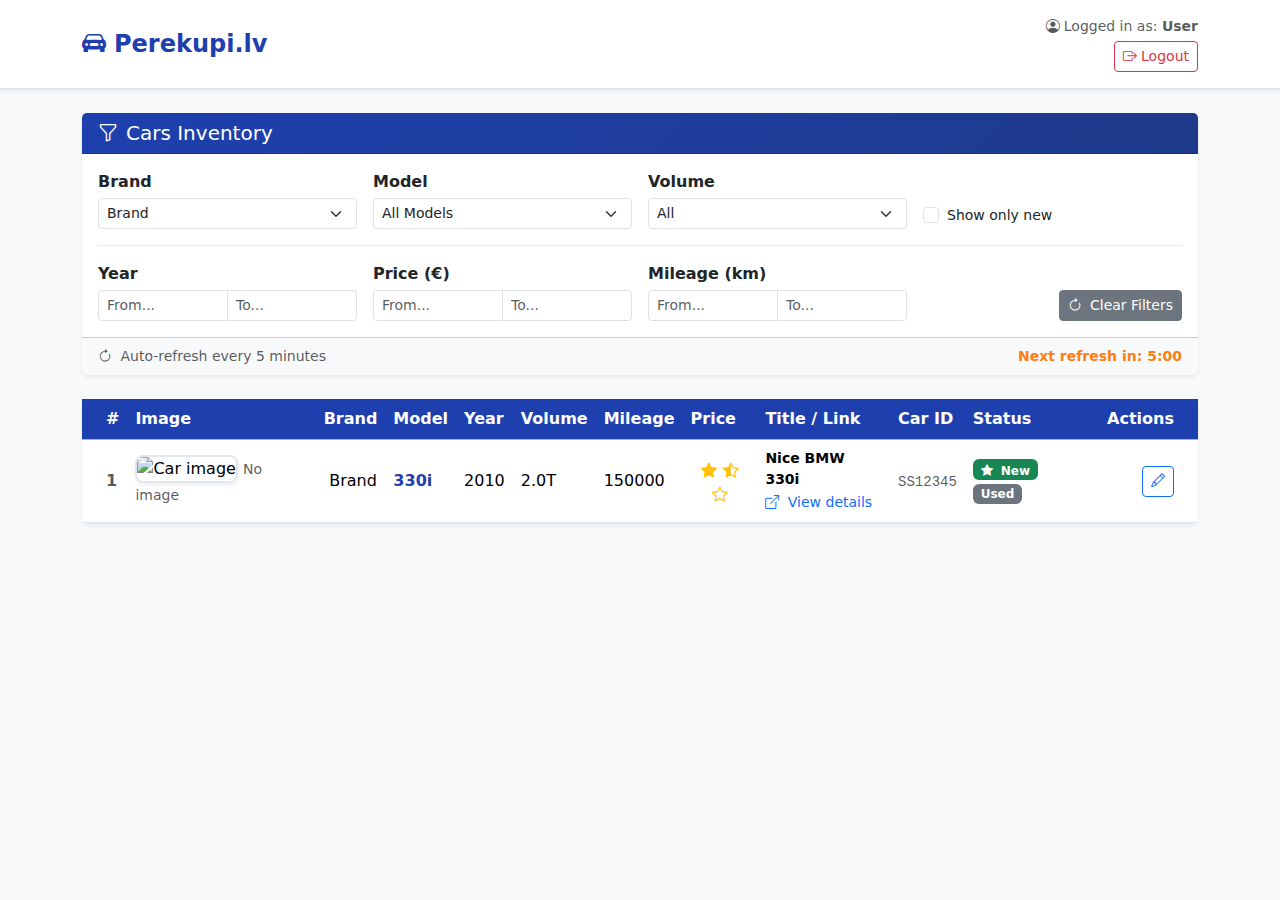
<file: perekupi-main/src/main/resources/templates/perekupi.html>
<!DOCTYPE html>
<html lang="en">
  <head>
    <meta charset="utf-8" />
    <meta name="viewport" content="width=device-width, initial-scale=1" />
    <title>Perekupi.lv</title>

    <link
      href="https://cdn.jsdelivr.net/npm/bootstrap@5.3.2/dist/css/bootstrap.min.css"
      rel="stylesheet"
    />

    <link
      rel="stylesheet"
      href="https://cdn.jsdelivr.net/npm/bootstrap-icons@1.11.1/font/bootstrap-icons.css"
    />

    <link
      rel="stylesheet"
      href="https://cdn.jsdelivr.net/npm/bootstrap-icons@1.11.3/font/bootstrap-icons.css"
    />

    <style>
      :root {
        --bs-primary: #1e40af;
        --bs-primary-rgb: 30, 64, 175;
      }
      .btn-primary {
        --bs-btn-bg: #1e40af;
        --bs-btn-border-color: #1e40af;
        --bs-btn-hover-bg: #1e3a8a;
        --bs-btn-hover-border-color: #1e3a8a;
      }
      .table-primary {
        --bs-table-bg: #1e40af;
        --bs-table-color: #fff;
      }
      .bg-primary-gradient {
        background: linear-gradient(135deg, #1e40af 0%, #1e3a8a 100%);
      }
      .brand-logo {
        height: 40px;
        max-width: 80px;
        object-fit: contain;
      }
      .car-thumb {
        width: 100px;
        height: 70px;
        object-fit: cover;
        border-radius: 0.5rem;
        border: 2px solid #e2e8f0;
      }
      .page-link {
        color: #1e40af;
      }
      .page-item.active .page-link {
        background-color: #1e40af;
        border-color: #1e40af;
      }
      .pagination-container {
        display: none;
      }

      .actions-dropdown {
        position: relative;
      }
      .actions-menu {
        display: none;
        position: absolute;
        right: 0;
        top: 100%;
        z-index: 1000;
        min-width: 200px;
        background: white;
        border: 1px solid #dee2e6;
        border-radius: 0.375rem;
        box-shadow: 0 0.5rem 1rem rgba(0, 0, 0, 0.15);
      }
      .actions-menu.show {
        display: block;
      }
      .actions-menu .dropdown-item {
        padding: 0.5rem 1rem;
        border: none;
        background: none;
        width: 100%;
        text-align: left;
        cursor: pointer;
      }
      .actions-menu .dropdown-item:hover {
        background-color: #f8f9fa;
      }
      .actions-menu .dropdown-item:disabled {
        color: #6c757d;
        cursor: not-allowed;
        background-color: transparent;
      }
      .comment-dialog {
        display: none;
        position: absolute;
        right: 0;
        top: 100%;
        z-index: 1050;
        width: 300px;
        background: white;
        border: 1px solid #dee2e6;
        border-radius: 0.375rem;
        box-shadow: 0 0.5rem 1rem rgba(0, 0, 0, 0.15);
        padding: 1rem;
      }
      .comment-dialog.show {
        display: block;
      }
      .comment-textarea {
        width: 100%;
        min-height: 100px;
        resize: vertical;
        border: 1px solid #ced4da;
        border-radius: 0.375rem;
        padding: 0.5rem;
      }
      .table-row-actions {
        position: relative;
      }

      .comment-badge {
        cursor: pointer;
        transition: all 0.2s ease;
        background-color: #1e40af !important;
        border-radius: 50%;
        width: 32px;
        height: 32px;
        display: inline-flex;
        align-items: center;
        justify-content: center;
        padding: 0;
        margin-right: 8px;
      }
      .comment-badge:hover {
        transform: scale(1.1);
        background-color: #1e3a8a !important;
      }
      .comment-badge i {
        font-size: 16px;
        color: white;
      }
      .comment-count {
        position: absolute;
        top: -5px;
        right: -5px;
        background-color: #dc3545;
        color: white;
        border-radius: 50%;
        width: 18px;
        height: 18px;
        font-size: 10px;
        display: flex;
        align-items: center;
        justify-content: center;
        font-weight: bold;
      }

      .comment-tooltip {
        --bs-tooltip-bg: #1e40af;
        --bs-tooltip-color: white;
      }

      .comment-popover {
        max-width: 400px;
        min-width: 300px;
      }
      .comment-popover .popover-body {
        max-height: 300px;
        overflow-y: auto;
      }
      .comment-item {
        border-bottom: 1px solid #dee2e6;
        padding: 0.5rem 0;
        margin-bottom: 0.5rem;
      }
      .comment-item:last-child {
        border-bottom: none;
        margin-bottom: 0;
      }
      .comment-timestamp {
        font-size: 0.75rem;
        color: #6c757d;
        margin-bottom: 0.25rem;
      }
      .comment-text {
        font-size: 0.875rem;
        line-height: 1.4;
        word-wrap: break-word;
      }
      .no-comments {
        color: #6c757d;
        font-style: italic;
        text-align: center;
        padding: 1rem;
      }

      .action-buttons-container {
        display: flex;
        align-items: center;
        justify-content: flex-end;
        gap: 8px;
      }

      .loading-overlay {
        position: fixed;
        top: 0;
        left: 0;
        width: 100%;
        height: 100%;
        background-color: rgba(255, 255, 255, 0.9);
        display: flex;
        justify-content: center;
        align-items: center;
        z-index: 9999;
        transition: opacity 0.3s ease;
      }

      .loading-content {
        display: flex;
        flex-direction: column;
        align-items: center;
        justify-content: center;
        transform: translateY(-50px);
      }

      .loading-spinner {
        width: 50px;
        height: 50px;
        border: 5px solid #f3f3f3;
        border-top: 5px solid #1e40af;
        border-radius: 50%;
        animation: spin 1s linear infinite;
      }

      @keyframes spin {
        0% {
          transform: rotate(0deg);
        }
        100% {
          transform: rotate(360deg);
        }
      }

      .loading-text {
        margin-top: 15px;
        font-weight: 500;
        color: #1e40af;
      }

      .clear-filters-btn {
        background-color: #6c757d;
        border-color: #6c757d;
        color: white;
      }

      .clear-filters-btn:hover {
        background-color: #5a6268;
        border-color: #545b62;
        color: white;
      }

      .refresh-countdown {
        color: #fd7e14;
        font-weight: bold;
      }

      .filter-actions {
        display: flex;
        justify-content: flex-end;
        align-items: flex-end;
        gap: 10px;
        margin-top: 10px;
      }

      .filter-section {
        border-bottom: 1px solid #e9ecef;
        padding-bottom: 1rem;
        margin-bottom: 1rem;
      }

      .filter-section:last-child {
        border-bottom: none;
        padding-bottom: 0;
        margin-bottom: 0;
      }
    </style>
  </head>
  <body class="bg-light">
    <div id="loadingIndicator" class="loading-overlay">
      <div class="loading-content">
        <div class="loading-spinner"></div>
        <div class="loading-text">Loading cars inventory...</div>
      </div>
    </div>

    <header class="bg-white border-bottom shadow-sm sticky-top">
      <div class="container py-3">
        <div class="d-flex justify-content-between align-items-center">
          <h1 class="h4 mb-0 text-primary fw-bold">
            <i class="bi bi-car-front-fill me-2"></i>Perekupi.lv
          </h1>
          <div class="text-end">
            <div class="text-muted small mb-1">
              <i class="bi bi-person-circle me-1"></i>Logged in as:
              <strong th:text="${user.name}">User</strong>
              <span th:text="'(' + ${user.company} + ')'"></span>
            </div>
            <a href="/logout" class="btn btn-outline-danger btn-sm"
              ><i class="bi bi-box-arrow-right me-1"></i>Logout</a
            >
          </div>
        </div>
      </div>
    </header>

    <main class="container py-4">
      <div class="card mb-4 border-0 shadow-sm">
        <div class="card-header bg-primary-gradient text-white">
          <h5 class="mb-0"><i class="bi bi-funnel me-2"></i>Cars Inventory</h5>
        </div>
        <div class="card-body">
          <form id="filterForm">
            <div class="filter-section">
              <div class="row g-3 align-items-end">
                <div class="col-md-3">
                  <label class="form-label fw-semibold mb-1">Brand</label>
                  <select id="brandFilter" class="form-select form-select-sm">
                    <option value="all">All Brands</option>
                  </select>
                </div>

                <div class="col-md-3">
                  <label class="form-label fw-semibold mb-1">Model</label>
                  <select id="modelFilter" class="form-select form-select-sm">
                    <option value="all" selected>All Models</option>
                  </select>
                </div>

                <div class="col-md-3">
                  <label class="form-label fw-semibold mb-1">Volume</label>
                  <select id="volumeFilter" class="form-select form-select-sm">
                    <option value="all" selected>All</option>
                  </select>
                </div>

                <div class="col-md-3">
                  <div class="form-check mt-3">
                    <input
                      class="form-check-input"
                      type="checkbox"
                      id="filterNew"
                    />
                    <label class="form-check-label small" for="filterNew"
                      >Show only new</label
                    >
                  </div>
                </div>
              </div>
            </div>

            <div class="filter-section">
              <div class="row g-3 align-items-end">
                <div class="col-md-3">
                  <label class="form-label fw-semibold mb-1">Year</label>
                  <div class="input-group input-group-sm">
                    <input
                      type="number"
                      id="yearFrom"
                      class="form-control"
                      placeholder="From..."
                      min="1900"
                    />
                    <input
                      type="number"
                      id="yearTo"
                      class="form-control"
                      placeholder="To..."
                      min="1900"
                    />
                  </div>
                </div>

                <div class="col-md-3">
                  <label class="form-label fw-semibold mb-1">Price (€)</label>
                  <div class="input-group input-group-sm">
                    <input
                      type="number"
                      id="priceFrom"
                      class="form-control"
                      placeholder="From..."
                      min="0"
                      step="0.01"
                    />
                    <input
                      type="number"
                      id="priceTo"
                      class="form-control"
                      placeholder="To..."
                      min="0"
                      step="0.01"
                    />
                  </div>
                </div>

                <div class="col-md-3">
                  <label class="form-label fw-semibold mb-1"
                    >Mileage (km)</label
                  >
                  <div class="input-group input-group-sm">
                    <input
                      type="number"
                      id="mileageFrom"
                      class="form-control"
                      placeholder="From..."
                      min="0"
                    />
                    <input
                      type="number"
                      id="mileageTo"
                      class="form-control"
                      placeholder="To..."
                      min="0"
                    />
                  </div>
                </div>

                <div class="col-md-3">
                  <div class="filter-actions">
                    <button
                      type="button"
                      id="clearFilters"
                      class="btn btn-sm clear-filters-btn"
                    >
                      <i class="bi bi-arrow-clockwise me-1"></i> Clear Filters
                    </button>
                  </div>
                </div>
              </div>
            </div>
          </form>
        </div>
        <div class="card-footer bg-light text-muted small">
          <div class="d-flex justify-content-between align-items-center">
            <div>
              <i class="bi bi-arrow-clockwise me-1"></i>
              Auto-refresh every 5 minutes
            </div>
            <div class="refresh-countdown" id="refreshCountdown">
              Next refresh in: <span id="countdownTimer">5:00</span>
            </div>
          </div>
        </div>
      </div>

      <div class="card border-0 shadow-sm">
        <div class="card-body p-0">
          <div class="table-responsive">
            <table class="table table-hover align-middle mb-0">
              <thead class="table-primary">
                <tr>
                  <th class="ps-4">#</th>
                  <th>Image</th>
                  <th>Brand</th>
                  <th>Model</th>
                  <th>Year</th>
                  <th>Volume</th>
                  <th>Mileage</th>
                  <th>Price</th>
                  <th>Title / Link</th>
                  <th>Car ID</th>
                  <th>Status</th>
                  <th class="text-end pe-4">Actions</th>
                </tr>
              </thead>
              <tbody id="carsTableBody">
                <tr th:each="car, stat : ${cars}" class="table-row-actions">
                  <td
                    class="ps-4 fw-semibold text-muted"
                    th:text="${stat.index + 1}"
                  >
                    1
                  </td>

                  <td>
                    <img
                      class="car-thumb shadow-sm"
                      th:if="${!#strings.isEmpty(car.pictureUrl)}"
                      th:src="${car.pictureUrl}"
                      alt="Car image"
                    />
                    <span
                      th:if="${#strings.isEmpty(car.pictureUrl)}"
                      class="text-muted small"
                      >No image</span
                    >
                  </td>

                  <td class="text-center">
                    <img
                      class="brand-logo"
                      th:src="@{/img/brands/{f}(f=${#strings.toLowerCase(#strings.trim(car.company)) + '.png'})}"
                      th:alt="${car.company}"
                      onerror="this.style.display='none';"
                    />
                    <span class="brand-text" th:text="${car.company}"
                      >Brand</span
                    >
                  </td>

                  <td class="fw-semibold text-primary" th:text="${car.model}">
                    330i
                  </td>
                  <td th:text="${car.year}">2010</td>
                  <td th:text="${car.volume}">2.0T</td>
                  <td
                    th:text="${#numbers.formatInteger(car.mileage, 0, 'DEFAULT')}"
                  >
                    150000
                  </td>
                  <td class="fw-bold text-success text-center">
                    <!-- Price -->
                    <div th:text="'€' + ${#numbers.formatDecimal(car.price, 1, 'COMMA', 2, 'POINT')}"></div>

                    <!-- Stars -->
                    <div class="text-warning mt-1">
                      <span th:each="i : ${#numbers.sequence(1,5)}">
                        <i th:if="${car.mark >= i}" class="bi bi-star-fill"></i>
                        <i th:if="${car.mark >= i - 0.5 and car.mark < i}" class="bi bi-star-half"></i>
                        <i th:if="${car.mark < i - 0.5}" class="bi bi-star"></i>
                      </span>
                    </div>
                  </td>

                  <td style="max-width: 200px">
                    <div
                      class="small fw-semibold"
                      th:text="${car.descriptionDisplayName}"
                    >
                      Nice BMW 330i
                    </div>
                    <a
                      th:if="${car.descriptionUrl}"
                      th:href="${car.descriptionUrl}"
                      target="_blank"
                      rel="noopener"
                      class="text-decoration-none small"
                    >
                      <i class="bi bi-box-arrow-up-right me-1"></i> View details
                    </a>
                  </td>

                  <td>
                    <span
                      class="font-monospace text-muted small"
                      th:text="${car.carId}"
                      >SS12345</span
                    >
                  </td>

                  <td>
                    <span th:if="${car.isNew}" class="badge bg-success"
                      ><i class="bi bi-star-fill me-1"></i> New</span
                    >
                    <span th:unless="${car.isNew}" class="badge bg-secondary"
                      >Used</span
                    >
                  </td>

                  <td class="text-end pe-4">
                    <div class="action-buttons-container">
                      <span
                        class="comment-badge badge bg-info position-relative"
                        th:attr="data-car-id=${car.carId}"
                        data-bs-toggle="popover"
                        data-bs-placement="left"
                        data-bs-trigger="hover"
                        data-bs-custom-class="comment-popover"
                        style="cursor: help; display: none"
                      >
                        <i class="bi bi-chat-text"></i>
                        <span class="comment-count position-absolute">0</span>
                      </span>

                      <div class="actions-dropdown">
                        <button
                          class="btn btn-sm btn-outline-primary actions-toggle"
                        >
                          <i class="bi bi-pencil"></i>
                        </button>
                        <div class="actions-menu">
                          <button
                            class="dropdown-item mark-read"
                            th:data-car-id="${car.carId}"
                          >
                            <i class="bi bi-check-circle me-2"></i>Mark as read
                          </button>
                          <button
                            class="dropdown-item mark-new"
                            th:data-car-id="${car.carId}"
                          >
                            <i class="bi bi-star me-2"></i>Mark as new
                          </button>
                          <button
                            class="dropdown-item add-comment"
                            th:data-car-id="${car.carId}"
                          >
                            <i class="bi bi-chat-left-text me-2"></i>Add/Edit
                            comment
                          </button>
                        </div>
                        <div class="comment-dialog">
                          <div class="mb-3">
                            <label class="form-label fw-semibold"
                              >Comment</label
                            >
                            <textarea
                              class="comment-textarea"
                              placeholder="Enter your comment here..."
                            ></textarea>
                          </div>
                          <div class="d-flex justify-content-end gap-2">
                            <button
                              class="btn btn-sm btn-outline-secondary comment-cancel"
                            >
                              Cancel
                            </button>
                            <button class="btn btn-sm btn-primary comment-save">
                              Save
                            </button>
                          </div>
                        </div>
                      </div>
                    </div>
                  </td>
                </tr>

                <tr th:if="${#lists.isEmpty(cars)}">
                  <td colspan="12" class="text-center py-5">
                    <div class="text-muted">
                      <i class="bi bi-car-front display-1 d-block mb-3"></i>
                      <h5>No Cars Found</h5>
                      <p class="mb-0">No cars available in the inventory.</p>
                    </div>
                  </td>
                </tr>
              </tbody>
            </table>
          </div>
        </div>

        <div
          class="card-footer bg-light pagination-container"
          id="paginationContainer"
        >
          <nav aria-label="Car pagination">
            <ul
              class="pagination justify-content-center mb-0"
              id="pagination"
            ></ul>
          </nav>
        </div>
      </div>
    </main>

    <script src="https://cdn.jsdelivr.net/npm/bootstrap@5.3.2/dist/js/bootstrap.bundle.min.js"></script>

    <script>
      document.addEventListener("DOMContentLoaded", function () {
        console.log("DOM loaded, initializing filters...");

        function hideLoadingIndicator() {
          const loadingIndicator = document.getElementById("loadingIndicator");
          if (loadingIndicator) {
            loadingIndicator.style.opacity = "0";
            setTimeout(() => {
              loadingIndicator.style.display = "none";
            }, 300);
          }
        }

        const brandFilter = document.getElementById("brandFilter");
        const modelFilter = document.getElementById("modelFilter");
        const volumeFilter = document.getElementById("volumeFilter");
        const yearFrom = document.getElementById("yearFrom");
        const yearTo = document.getElementById("yearTo");
        const priceFrom = document.getElementById("priceFrom");
        const priceTo = document.getElementById("priceTo");
        const mileageFrom = document.getElementById("mileageFrom");
        const mileageTo = document.getElementById("mileageTo");
        const newOnly = document.getElementById("filterNew");
        const clearFiltersBtn = document.getElementById("clearFilters");

        const REFRESH_INTERVAL_MS = 5 * 60 * 1000;
        let refreshTimer;
        let countdownInterval;

        function clearFilters() {
          console.log("Clearing all filters...");

          brandFilter.value = "all";
          modelFilter.value = "all";
          volumeFilter.value = "all";

          yearFrom.value = "";
          yearTo.value = "";
          priceFrom.value = "";
          priceTo.value = "";
          mileageFrom.value = "";
          mileageTo.value = "";

          newOnly.checked = false;

          filterCars();
        }

        function startAutoRefreshCountdown() {
          let timeLeft = REFRESH_INTERVAL_MS / 1000;
          const countdownElement = document.getElementById("countdownTimer");

          if (countdownInterval) {
            clearInterval(countdownInterval);
          }

          countdownInterval = setInterval(() => {
            timeLeft--;

            if (timeLeft <= 0) {
              clearInterval(countdownInterval);
              countdownElement.textContent = "Refreshing...";
              return;
            }

            const minutes = Math.floor(timeLeft / 60);
            const seconds = timeLeft % 60;
            countdownElement.textContent = `${minutes}:${seconds
              .toString()
              .padStart(2, "0")}`;
          }, 1000);
        }

        function setupAutoRefresh() {
          if (refreshTimer) {
            clearTimeout(refreshTimer);
          }

          refreshTimer = setTimeout(() => {
            console.log("Refreshing car data from server...");
            location.reload();
          }, REFRESH_INTERVAL_MS);

          startAutoRefreshCountdown();
        }

        clearFiltersBtn.addEventListener("click", clearFilters);

        const ITEMS_PER_PAGE = 20;
        let currentPage = 1;
        let allCarRows = [];
        let filteredCarRows = [];

        const rows = document.querySelectorAll("#carsTableBody tr");
        allCarRows = Array.from(rows).filter(
          (row) => !row.querySelector(".display-1")
        );

        console.log("Found", allCarRows.length, "car rows to filter");

        function initializeCarStatus() {
          allCarRows.forEach((row) => {
            const carId = row
              .querySelector(".mark-read")
              .getAttribute("data-car-id");
            const statusBadge = row.querySelector(".badge");

            const savedStatus = localStorage.getItem(`car_status_${carId}`);
            if (savedStatus) {
              if (savedStatus === "read") {
                statusBadge.className = "badge bg-secondary";
                statusBadge.innerHTML =
                  '<i class="bi bi-check-circle me-1"></i> Read';
              } else if (savedStatus === "new") {
                statusBadge.className = "badge bg-success";
                statusBadge.innerHTML =
                  '<i class="bi bi-star-fill me-1"></i> New';
              }
            }
          });
        }

        function initializeActions() {
          document.addEventListener("click", function (e) {
            if (!e.target.closest(".actions-dropdown")) {
              closeAllDropdownsAndDialogs();
            }
          });

          document.querySelectorAll(".actions-toggle").forEach((toggle) => {
            toggle.addEventListener("click", function (e) {
              e.stopPropagation();
              const dropdown = this.closest(".actions-dropdown");
              const menu = dropdown.querySelector(".actions-menu");
              const dialog = dropdown.querySelector(".comment-dialog");

              closeAllDropdownsAndDialogs();

              menu.classList.toggle("show");
              dialog.classList.remove("show");

              updateActionButtons(dropdown);
            });
          });

          document.querySelectorAll(".mark-read").forEach((button) => {
            button.addEventListener("click", function (e) {
              e.stopPropagation();
              const carId = this.getAttribute("data-car-id");
              console.log(`Marking car ${carId} as read`);
              updateCarStatus(carId, "read");
              closeAllDropdownsAndDialogs();
            });
          });

          document.querySelectorAll(".mark-new").forEach((button) => {
            button.addEventListener("click", function (e) {
              e.stopPropagation();
              const carId = this.getAttribute("data-car-id");
              console.log(`Marking car ${carId} as new`);
              updateCarStatus(carId, "new");
              closeAllDropdownsAndDialogs();
            });
          });

          document.querySelectorAll(".add-comment").forEach((button) => {
            button.addEventListener("click", function (e) {
              e.stopPropagation();
              const dropdown = this.closest(".actions-dropdown");
              const menu = dropdown.querySelector(".actions-menu");
              const dialog = dropdown.querySelector(".comment-dialog");
              const carId = this.getAttribute("data-car-id");

              dialog.setAttribute("data-car-id", carId);

              const existingComment = getLatestComment(carId);
              const textarea = dialog.querySelector(".comment-textarea");
              textarea.value = existingComment || "";

              menu.classList.remove("show");
              dialog.classList.add("show");
            });
          });

          document.querySelectorAll(".comment-cancel").forEach((button) => {
            button.addEventListener("click", function (e) {
              e.stopPropagation();
              const dialog = this.closest(".comment-dialog");
              dialog.classList.remove("show");
            });
          });

          document.querySelectorAll(".comment-save").forEach((button) => {
            button.addEventListener("click", function (e) {
              e.stopPropagation();
              const dialog = this.closest(".comment-dialog");
              const carId = dialog.getAttribute("data-car-id");
              const comment = dialog.querySelector(".comment-textarea").value;

              console.log(`Saving comment for car ${carId}:`, comment);
              saveComment(carId, comment);
              dialog.classList.remove("show");
            });
          });

          initializeCommentPopovers();
        }

        function getLatestComment(carId) {
          const comments =
            JSON.parse(localStorage.getItem(`comments_${carId}`)) || [];
          if (comments.length > 0) {
            return comments[comments.length - 1].text;
          }
          return "";
        }

        function updateActionButtons(dropdown) {
          const row = dropdown.closest("tr");
          const statusBadge = row.querySelector(".badge");
          const isNew =
            statusBadge && statusBadge.classList.contains("bg-success");

          const markReadBtn = dropdown.querySelector(".mark-read");
          const markNewBtn = dropdown.querySelector(".mark-new");

          markReadBtn.disabled = !isNew;
          markNewBtn.disabled = isNew;
        }

        function updateCarStatus(carId, status) {
          const row = document
            .querySelector(`.mark-read[data-car-id="${carId}"]`)
            .closest("tr");
          const statusBadge = row.querySelector(".badge");

          if (status === "read") {
            statusBadge.className = "badge bg-secondary";
            statusBadge.innerHTML =
              '<i class="bi bi-check-circle me-1"></i> Read';
          } else if (status === "new") {
            statusBadge.className = "badge bg-success";
            statusBadge.innerHTML = '<i class="bi bi-star-fill me-1"></i> New';
          }

          localStorage.setItem(`car_status_${carId}`, status);
        }

        function saveComment(carId, comment) {
          if (!comment.trim()) {
            localStorage.removeItem(`comments_${carId}`);
            updateCommentBadge(carId);
            return;
          }

          const commentData = [
            {
              text: comment.trim(),
              timestamp: new Date().toISOString(),
            },
          ];

          localStorage.setItem(
            `comments_${carId}`,
            JSON.stringify(commentData)
          );

          updateCommentBadge(carId);

          console.log(`Comment saved for car ${carId}:`, comment);
        }

        function updateCommentBadge(carId) {
          const commentBadge = document.querySelector(
            `.comment-badge[data-car-id="${carId}"]`
          );
          if (!commentBadge) return;

          const comments =
            JSON.parse(localStorage.getItem(`comments_${carId}`)) || [];
          const commentCount = commentBadge.querySelector(".comment-count");

          if (comments.length > 0) {
            commentCount.textContent = comments.length;
            commentBadge.style.display = "inline-flex";

            updatePopoverContent(carId, commentBadge);
          } else {
            commentBadge.style.display = "none";
          }
        }

        function updatePopoverContent(carId, commentBadge) {
          const comments =
            JSON.parse(localStorage.getItem(`comments_${carId}`)) || [];

          let popoverContent = "";

          if (comments.length === 0) {
            popoverContent = '<div class="no-comments">No comments yet</div>';
          } else {
            popoverContent = comments
              .map(
                (comment) => `
              <div class="comment-item">
                <div class="comment-timestamp">
                  <i class="bi bi-clock me-1"></i>
                  ${new Date(comment.timestamp).toLocaleString()}
                </div>
                <div class="comment-text">${comment.text}</div>
              </div>
            `
              )
              .join("");
          }

          commentBadge.setAttribute("data-bs-content", popoverContent);

          const popover = bootstrap.Popover.getInstance(commentBadge);
          if (popover) {
            popover.dispose();
          }

          new bootstrap.Popover(commentBadge, {
            trigger: "hover",
            placement: "left",
            customClass: "comment-popover",
            html: true,
            sanitize: false,
          });
        }

        function initializeCommentPopovers() {
          document.querySelectorAll(".comment-badge").forEach((badge) => {
            const carId = badge.getAttribute("data-car-id");
            updatePopoverContent(carId, badge);
          });
        }

        function initializeCommentBadges() {
          document.querySelectorAll(".comment-badge").forEach((badge) => {
            const carId = badge.getAttribute("data-car-id");
            updateCommentBadge(carId);
          });
        }

        function closeAllDropdownsAndDialogs() {
          document.querySelectorAll(".actions-menu").forEach((menu) => {
            menu.classList.remove("show");
          });
          document.querySelectorAll(".comment-dialog").forEach((dialog) => {
            dialog.classList.remove("show");
          });
        }

        function initializeDropdowns() {
          const brands = new Set();
          const models = new Set();
          const volumes = new Set();

          allCarRows.forEach((row) => {
            const cells = row.querySelectorAll("td");
            if (cells.length > 5) {
              const brandCell = cells[2];
              const brandSpan = brandCell.querySelector(".brand-text");

              let brandText = "";
              if (brandSpan) {
                brandText = brandSpan.textContent || "";
              } else {
                brandText = brandCell.textContent || "";
                brandText = brandText.replace(/\s+/g, " ").trim();
              }

              if (brandText.trim()) {
                brands.add(brandText.trim());
              }

              const model = cells[3].textContent.trim();
              if (model) {
                models.add(model);
              }

              const volume = cells[5].textContent.trim();
              if (volume) {
                volumes.add(volume);
              }
            }
          });

          brandFilter.innerHTML = '<option value="all">All Brands</option>';
          modelFilter.innerHTML =
            '<option value="all" selected>All Models</option>';
          volumeFilter.innerHTML = '<option value="all" selected>All</option>';

          const sortedBrands = Array.from(brands).sort();
          sortedBrands.forEach((brand) => {
            const option = document.createElement("option");
            option.value = brand.toLowerCase();
            option.textContent = brand;
            brandFilter.appendChild(option);
          });

          const bmwOption = Array.from(brandFilter.options).find(
            (opt) =>
              opt.textContent.toLowerCase().includes("bmw") ||
              opt.value.includes("bmw")
          );
          if (bmwOption) {
            bmwOption.selected = true;
          } else if (sortedBrands.length > 0) {
            brandFilter.options[1].selected = true;
          }

          const sortedModels = Array.from(models).sort();
          sortedModels.forEach((model) => {
            const option = document.createElement("option");
            option.value = model.toLowerCase();
            option.textContent = model;
            modelFilter.appendChild(option);
          });

          const sortedVolumes = Array.from(volumes).sort();
          sortedVolumes.forEach((volume) => {
            const option = document.createElement("option");
            option.value = volume.toLowerCase();
            option.textContent = volume;
            volumeFilter.appendChild(option);
          });

          console.log("Initialized dropdowns:", {
            brands: sortedBrands,
            models: sortedModels,
            volumes: sortedVolumes,
          });
        }

        function extractBrandFromRow(row) {
          const cells = row.querySelectorAll("td");
          if (cells.length < 3) return "";

          const brandCell = cells[2];
          const brandSpan = brandCell.querySelector(".brand-text");

          let brandText = "";
          if (brandSpan) {
            brandText = brandSpan.textContent || "";
          } else {
            brandText = brandCell.textContent || "";
            brandText = brandText.replace(/\s+/g, " ").trim();
          }

          return brandText.trim().toLowerCase();
        }

        function extractPrice(str) {
          if (!str) return 0;

          let cleaned = str.replace("€", "").trim();

          console.log("Price string to parse:", str, "->", cleaned);

          if (cleaned.includes(",") && cleaned.includes(".")) {
            const commaPos = cleaned.indexOf(",");
            const dotPos = cleaned.indexOf(".");

            if (commaPos > dotPos) {
              cleaned = cleaned.replace(/\./g, "").replace(",", ".");
            } else {
              cleaned = cleaned.replace(/,/g, "");
            }
          } else if (cleaned.includes(",")) {
            const parts = cleaned.split(",");
            if (parts[1] && parts[1].length === 2) {
              cleaned = cleaned.replace(",", ".");
            } else {
              cleaned = cleaned.replace(/,/g, "");
            }
          }

          const result = parseFloat(cleaned) || 0;
          console.log("Parsed price:", str, "->", cleaned, "->", result);
          return result;
        }

        function filterCars() {
          console.log("Applying filters...");

          const selectedBrand = brandFilter.value.toLowerCase();
          const selectedModel = modelFilter.value.toLowerCase();
          const selectedVolume = volumeFilter.value.toLowerCase();
          const onlyNew = newOnly.checked;

          const yFrom = parseInt(yearFrom.value) || 0;
          const yTo = parseInt(yearTo.value) || 9999;
          const pFrom = parseFloat(priceFrom.value) || 0;
          const pTo = parseFloat(priceTo.value) || Infinity;
          const mFrom = parseInt(mileageFrom.value) || 0;
          const mTo = parseInt(mileageTo.value) || Infinity;

          console.log("Filter criteria:", {
            selectedBrand,
            selectedModel,
            selectedVolume,
            onlyNew,
            yearRange: [yFrom, yTo],
            priceRange: [pFrom, pTo],
            mileageRange: [mFrom, mTo],
          });

          filteredCarRows = [];

          allCarRows.forEach((row, index) => {
            const cells = row.querySelectorAll("td");
            if (cells.length < 10) {
              console.log("Row", index, "has insufficient cells");
              return;
            }

            try {
              const brand = extractBrandFromRow(row);
              const model = (cells[3].textContent || "").trim().toLowerCase();
              const year = parseInt(cells[4].textContent) || 0;
              const volume = (cells[5].textContent || "").trim().toLowerCase();
              const mileageText = cells[6].textContent || "";
              const mileage = parseInt(mileageText.replace(/\D/g, "")) || 0;
              const priceText = cells[7].textContent || "";
              const price = extractPrice(priceText);

              const statusBadge = cells[10].querySelector(".badge");
              const isNew =
                statusBadge && statusBadge.classList.contains("bg-success");

              console.log(
                `Row ${index}: Brand="${brand}", Model="${model}", Price="${priceText}" -> ${price}`
              );

              const matchesBrand =
                selectedBrand === "all" || brand === selectedBrand;
              const matchesModel =
                selectedModel === "all" || model === selectedModel;
              const matchesVolume =
                selectedVolume === "all" || volume === selectedVolume;
              const matchesYear =
                (!yearFrom.value || year >= yFrom) &&
                (!yearTo.value || year <= yTo);
              const matchesPrice =
                (!priceFrom.value || price >= pFrom) &&
                (!priceTo.value || price <= pTo);
              const matchesMileage =
                (!mileageFrom.value || mileage >= mFrom) &&
                (!mileageTo.value || mileage <= mTo);
              const matchesNew = !onlyNew || isNew;

              const visible =
                matchesBrand &&
                matchesModel &&
                matchesVolume &&
                matchesYear &&
                matchesPrice &&
                matchesMileage &&
                matchesNew;

              if (visible) {
                filteredCarRows.push(row);
                console.log(`Row ${index} PASSED filters`);
              } else {
                console.log(`Row ${index} FAILED filters`);
              }
            } catch (error) {
              console.error("Error processing row", index, error);
            }
          });

          console.log(
            "Filtering complete. Visible cars:",
            filteredCarRows.length
          );
          currentPage = 1;
          updatePagination();
          displayCurrentPage();
        }

        function updatePagination() {
          const totalPages = Math.ceil(filteredCarRows.length / ITEMS_PER_PAGE);
          const pagination = document.getElementById("pagination");
          const container = document.getElementById("paginationContainer");

          if (totalPages <= 1) {
            container.style.display = "none";
            return;
          }

          container.style.display = "block";
          pagination.innerHTML = "";

          const prevLi = document.createElement("li");
          prevLi.className = `page-item ${currentPage === 1 ? "disabled" : ""}`;
          prevLi.innerHTML = `<a class="page-link" href="#" data-page="${
            currentPage - 1
          }">Previous</a>`;
          pagination.appendChild(prevLi);

          const maxPages = 5;
          let startPage = Math.max(1, currentPage - Math.floor(maxPages / 2));
          let endPage = Math.min(totalPages, startPage + maxPages - 1);

          if (endPage - startPage + 1 < maxPages) {
            startPage = Math.max(1, endPage - maxPages + 1);
          }

          for (let i = startPage; i <= endPage; i++) {
            const li = document.createElement("li");
            li.className = `page-item ${i === currentPage ? "active" : ""}`;
            li.innerHTML = `<a class="page-link" href="#" data-page="${i}">${i}</a>`;
            pagination.appendChild(li);
          }

          const nextLi = document.createElement("li");
          nextLi.className = `page-item ${
            currentPage === totalPages ? "disabled" : ""
          }`;
          nextLi.innerHTML = `<a class="page-link" href="#" data-page="${
            currentPage + 1
          }">Next</a>`;
          pagination.appendChild(nextLi);

          pagination.querySelectorAll(".page-link").forEach((link) => {
            link.addEventListener("click", function (e) {
              e.preventDefault();
              const page = parseInt(this.getAttribute("data-page"));
              if (page >= 1 && page <= totalPages && page !== currentPage) {
                currentPage = page;
                updatePagination();
                displayCurrentPage();
              }
            });
          });
        }

        function displayCurrentPage() {
          allCarRows.forEach((row) => (row.style.display = "none"));

          const startIndex = (currentPage - 1) * ITEMS_PER_PAGE;
          const endIndex = Math.min(
            startIndex + ITEMS_PER_PAGE,
            filteredCarRows.length
          );

          for (let i = startIndex; i < endIndex; i++) {
            filteredCarRows[i].style.display = "";
          }

          const emptyStateRow = document.querySelector(
            "#carsTableBody tr:has(.display-1)"
          );
          if (emptyStateRow) {
            emptyStateRow.style.display =
              filteredCarRows.length === 0 ? "" : "none";
          }

          console.log(
            `Displaying page ${currentPage}: items ${
              startIndex + 1
            }-${endIndex} of ${filteredCarRows.length}`
          );
        }

        setTimeout(() => {
          initializeDropdowns();
          initializeActions();
          initializeCommentBadges();
          initializeCarStatus();
          filteredCarRows = [...allCarRows];
          updatePagination();
          displayCurrentPage();

          document
            .getElementById("filterForm")
            .addEventListener("input", filterCars);
          document
            .getElementById("filterForm")
            .addEventListener("change", filterCars);

          setupAutoRefresh();
          hideLoadingIndicator();
        }, 100);
      });
    </script>
  </body>
</html>
</file>
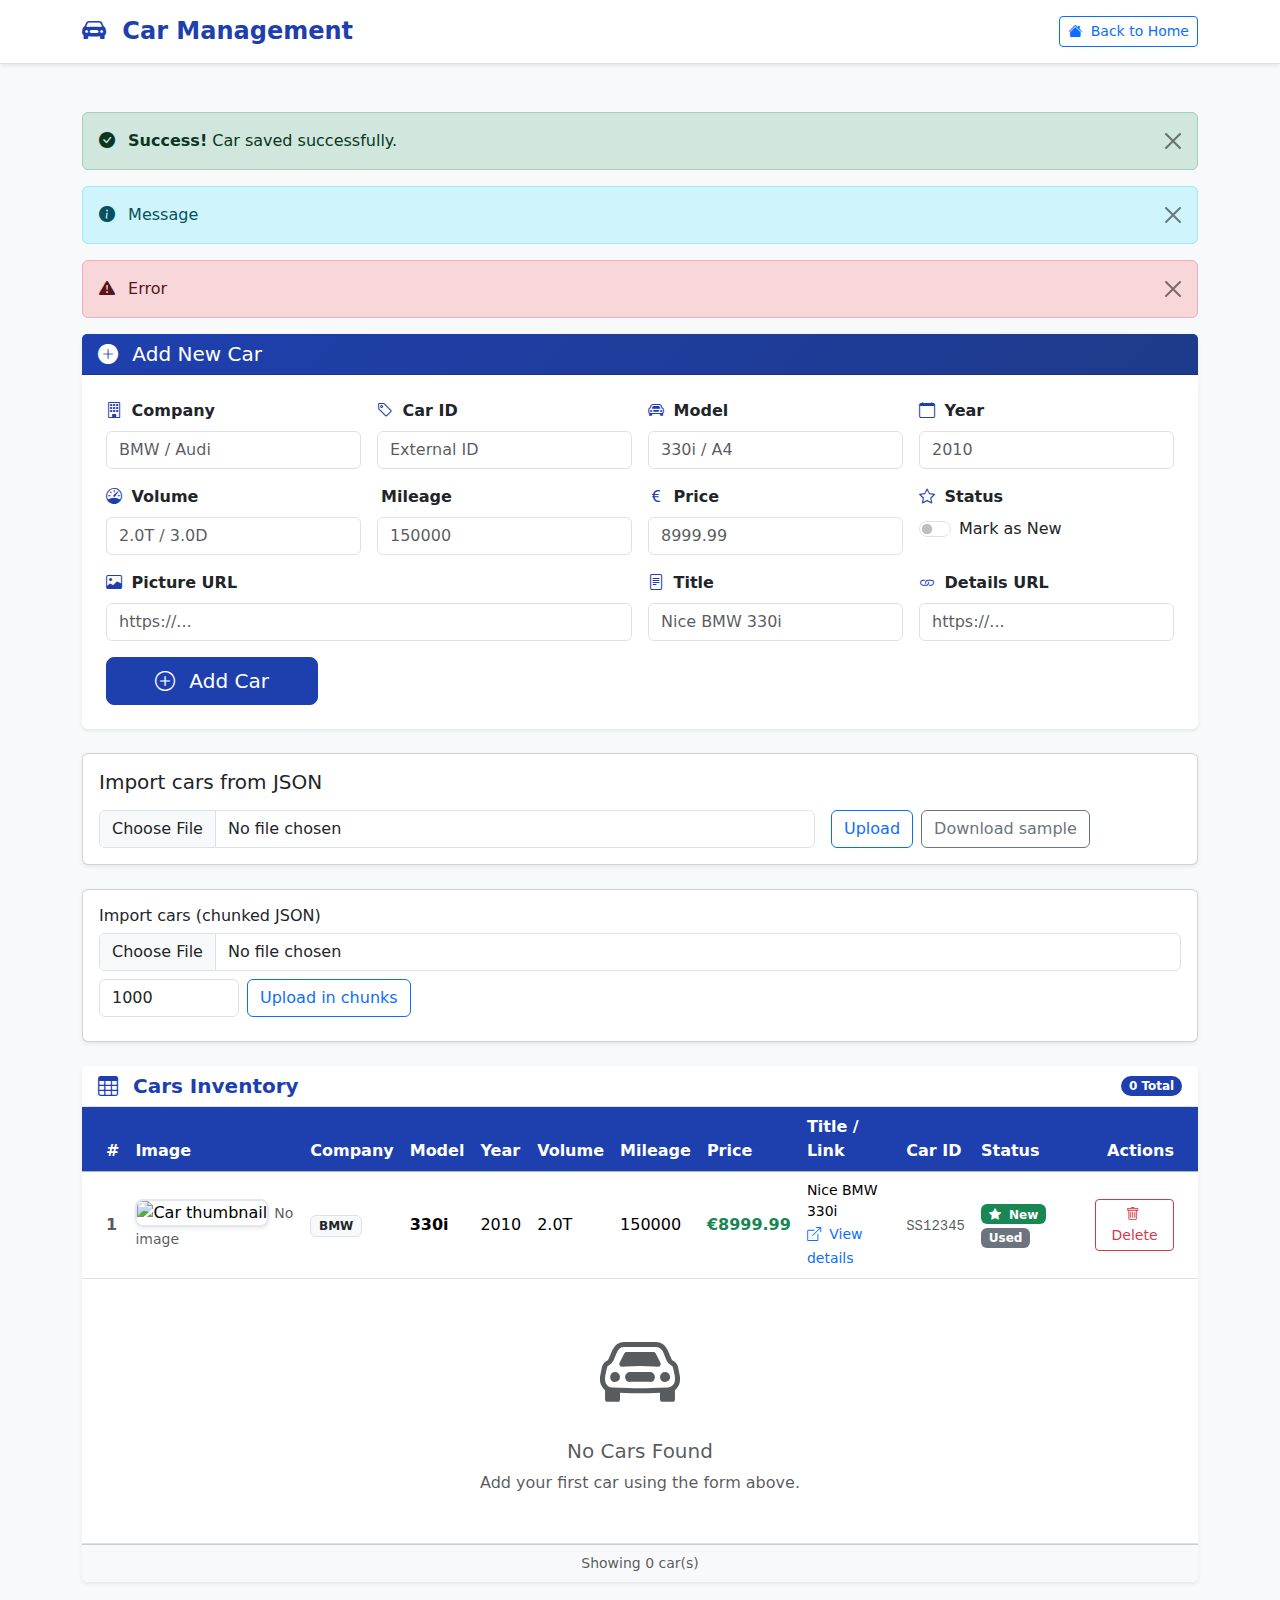
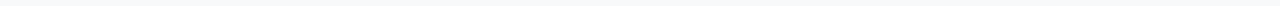
<file: perekupi-main/src/main/resources/templates/cars/showAll.html>
<!doctype html>
<html lang="en" xmlns:th="http://www.thymeleaf.org">
<head>
  <meta charset="utf-8"/>
  <meta name="viewport" content="width=device-width, initial-scale=1"/>
  <title>Car Management - Perekupi.lv</title>

  <!-- Bootstrap CSS -->
  <link href="https://cdn.jsdelivr.net/npm/bootstrap@5.3.2/dist/css/bootstrap.min.css" rel="stylesheet">
  
  <!-- Bootstrap Icons -->
  <link rel="stylesheet" href="https://cdn.jsdelivr.net/npm/bootstrap-icons@1.11.1/font/bootstrap-icons.css">
  
  <!--SomeCustom CSS - Midnight Navy Theme -->
  <style>
    :root {
      --bs-primary: #1e40af;
      --bs-primary-rgb: 30, 64, 175;
    }
    .btn-primary {
      --bs-btn-bg: #1e40af;
      --bs-btn-border-color: #1e40af;
      --bs-btn-hover-bg: #1e3a8a;
      --bs-btn-hover-border-color: #1e3a8a;
    }
    .table-primary {
      --bs-table-bg: #1e40af;
      --bs-table-color: #fff;
    }
    .bg-primary-gradient {
      background: linear-gradient(135deg, #1e40af 0%, #1e3a8a 100%);
    }
    .car-thumb {
      width: 100px;
      height: 70px;
      object-fit: cover;
      border-radius: 0.5rem;
      border: 2px solid #e2e8f0;
    }
  </style>
</head>
<body class="bg-light">

  <!-- The Header -->
  <header class="bg-white border-bottom shadow-sm mb-4">
    <div class="container py-3">
      <div class="d-flex justify-content-between align-items-center">
        <h1 class="h4 mb-0 text-primary fw-bold">
          <i class="bi bi-car-front-fill me-2"></i>
          Car Management
        </h1>
        <a href="/" class="btn btn-outline-primary btn-sm">
          <i class="bi bi-house-fill me-1"></i>
          Back to Home
        </a>
      </div>
    </div>
  </header>

  <div class="container py-4">
    
    <!--Success Alert-->
    <div th:if="${param.saved}" class="alert alert-success alert-dismissible fade show" role="alert">
      <i class="bi bi-check-circle-fill me-2"></i>
      <strong>Success!</strong> Car saved successfully.
      <button type="button" class="btn-close" data-bs-dismiss="alert"></button>
    </div>

    <!-- Info Alert -->
    <div th:if="${msg}" class="alert alert-info alert-dismissible fade show" role="alert">
      <i class="bi bi-info-circle-fill me-2"></i>
      <span th:text="${msg}">Message</span>
      <button type="button" class="btn-close" data-bs-dismiss="alert"></button>
    </div>

    <!-- Error Alert -->
    <div th:if="${error}" class="alert alert-danger alert-dismissible fade show" role="alert">
      <i class="bi bi-exclamation-triangle-fill me-2"></i>
      <span th:text="${error}">Error</span>
      <button type="button" class="btn-close" data-bs-dismiss="alert"></button>
    </div>

    <!-- Add Car Card -->
    <div class="card shadow-sm border-0 mb-4">
      <div class="card-header bg-primary-gradient text-white">
        <h5 class="mb-0">
          <i class="bi bi-plus-circle-fill me-2"></i>
          Add New Car
        </h5>
      </div>
      <div class="card-body p-4">
        <form th:action="@{/cars/add}" method="post" class="row g-3">
          
          <!-- Row 1: Basic Info -->
          <div class="col-md-3">
            <label class="form-label fw-semibold" for="company">
              <i class="bi bi-building text-primary me-1"></i>
              Company
            </label>
            <input class="form-control" id="company" name="company" placeholder="BMW / Audi" required>
          </div>
          <div class="col-md-3">
            <label class="form-label fw-semibold" for="carId">
              <i class="bi bi-tag text-primary me-1"></i>
              Car ID
            </label>
            <input class="form-control" id="carId" name="carId" placeholder="External ID" required>
          </div>
          <div class="col-md-3">
            <label class="form-label fw-semibold" for="model">
              <i class="bi bi-car-front text-primary me-1"></i>
              Model
            </label>
            <input class="form-control" id="model" name="model" placeholder="330i / A4" required>
          </div>
          <div class="col-md-3">
            <label class="form-label fw-semibold" for="year">
              <i class="bi bi-calendar text-primary me-1"></i>
              Year
            </label>
            <input class="form-control" id="year" name="year" type="number" placeholder="2010">
          </div>

          <!-- Row 2: Specifications -->
          <div class="col-md-3">
            <label class="form-label fw-semibold" for="volume">
              <i class="bi bi-speedometer text-primary me-1"></i>
              Volume
            </label>
            <input class="form-control" id="volume" name="volume" placeholder="2.0T / 3.0D">
          </div>
          <div class="col-md-3">
            <label class="form-label fw-semibold" for="mileage">
              <i class="bi bi-odometer text-primary me-1"></i>
              Mileage
            </label>
            <input class="form-control" id="mileage" name="mileage" type="number" min="0" step="1" placeholder="150000">
          </div>
          <div class="col-md-3">
            <label class="form-label fw-semibold" for="price">
              <i class="bi bi-currency-euro text-primary me-1"></i>
              Price
            </label>
            <input class="form-control" id="price" name="price" type="number" min="0" step="0.01" placeholder="8999.99">
          </div>
          <div class="col-md-3">
            <label class="form-label fw-semibold d-block">
              <i class="bi bi-star text-primary me-1"></i>
              Status
            </label>
            <div class="form-check form-switch mt-2">
              <input class="form-check-input" id="isNew" name="new" type="checkbox" value="true" role="switch">
              <label class="form-check-label" for="isNew">Mark as New</label>
            </div>
          </div>

          <!-- Row 3: URLs and Description -->
          <div class="col-md-6">
            <label class="form-label fw-semibold" for="pictureUrl">
              <i class="bi bi-image text-primary me-1"></i>
              Picture URL
            </label>
            <input class="form-control" id="pictureUrl" name="pictureUrl" type="url" placeholder="https://...">
          </div>
          <div class="col-md-3">
            <label class="form-label fw-semibold" for="descriptionDisplayName">
              <i class="bi bi-file-text text-primary me-1"></i>
              Title
            </label>
            <input class="form-control" id="descriptionDisplayName" name="descriptionDisplayName" placeholder="Nice BMW 330i">
          </div>
          <div class="col-md-3">
            <label class="form-label fw-semibold" for="descriptionUrl">
              <i class="bi bi-link text-primary me-1"></i>
              Details URL
            </label>
            <input class="form-control" id="descriptionUrl" name="descriptionUrl" type="url" placeholder="https://...">
          </div>

          <!-- CSRF Token -->
          <input type="hidden" th:if="${_csrf}"
                 th:name="${_csrf.parameterName}" th:value="${_csrf.token}"/>

          <!--Submit Button -->
          <div class="col-12">
            <button type="submit" class="btn btn-primary btn-lg px-5">
              <i class="bi bi-plus-circle me-2"></i>
              Add Car
            </button>
          </div>
        </form>
      </div>
    </div>


     <!-- Upload JSON Form -->
  <div class="card shadow-sm mb-4">
    <div class="card-body">
      <h2 class="h5 mb-3">Import cars from JSON</h2>
      <form th:action="@{/cars/upload-json}" method="post" enctype="multipart/form-data" class="row g-3">
        <div class="col-md-8">
          <input class="form-control" type="file" name="file" accept="application/json" required>
        </div>
        <div class="col-md-4 d-flex gap-2">
          <button class="btn btn-outline-primary">Upload</button>
          <button class="btn btn-outline-secondary" type="button"
                  onclick="downloadSample()">Download sample</button>
        </div>
        <input type="hidden" th:if="${_csrf}" th:name="${_csrf.parameterName}" th:value="${_csrf.token}">
      </form>
      <script>
        function downloadSample() {
          const sample = [{
            "company": "BMW",
            "carId": "SS12345",
            "model": "330i",
            "year": 2010,
            "volume": "3.0",
            "mileage": 150000,
            "price": 8999.99,
            "descriptionDisplayName": "Nice BMW 330i",
            "descriptionUrl": "https://example.com/bmw-330i",
            "pictureUrl": "https://i.ss.lv/gallery/8/1413/353071/70614100.th2.jpg",
            "isNew": true
          }];
          const blob = new Blob([JSON.stringify(sample, null, 2)], {type: "application/json"});
          const a = document.createElement('a');
          a.href = URL.createObjectURL(blob);
          a.download = "cars-sample.json";
          a.click();
          URL.revokeObjectURL(a.href);
        }
      </script>
    </div>
  </div>

  <div class="card shadow-sm my-4">
    <div class="card-body">
      <h2 class="h6">Import cars (chunked JSON)</h2>
      <input id="jsonFile" type="file" accept="application/json" class="form-control mb-2">
      <div class="d-flex gap-2">
        <input id="chunkSize" type="number" class="form-control" value="1000" style="max-width:140px">
        <button class="btn btn-outline-primary" onclick="sendInChunks()">Upload in chunks</button>
      </div>
      <div id="chunkStatus" class="small text-muted mt-2"></div>
    </div>
  </div>

  <script>
  async function sendInChunks() {
    const file = document.getElementById('jsonFile').files[0];
    const status = document.getElementById('chunkStatus');
    const chunkSize = parseInt(document.getElementById('chunkSize').value || '1000', 10);

    if (!file) { alert('Select a JSON file'); return; }

    // CSRF (if enabled)
    const csrf = document.querySelector('meta[name="_csrf"]')?.content;
    const csrfHeader = document.querySelector('meta[name="_csrf_header"]')?.content;

    let data;
    try { data = JSON.parse(await file.text()); } 
    catch(e) { alert('Invalid JSON: ' + e); return; }
    if (!Array.isArray(data)) data = [data];

    // keep each request small (< ~5–8MB). We guard by count and size.
    for (let i = 0; i < data.length; i += chunkSize) {
      const chunk = data.slice(i, i + chunkSize);
      const body = JSON.stringify(chunk);
      const bytes = new Blob([body]).size;
      if (bytes > 8 * 1024 * 1024) { // 8MB guardrail
        alert('Chunk too large (' + bytes + ' bytes). Lower chunk size.');
        return;
      }

      const headers = {'Content-Type': 'application/json'};
      if (csrf && csrfHeader) headers[csrfHeader] = csrf;

      status.textContent = `Uploading chunk ${Math.floor(i/chunkSize)+1} of ${Math.ceil(data.length/chunkSize)}...`;
      const res = await fetch('/cars/import', { method: 'POST', headers, body });
      if (!res.ok) {
        const msg = await res.text();
        alert('Upload failed: ' + res.status + ' ' + msg);
        status.textContent = 'Failed.';
        return;
      }
      const j = await res.json();
      console.log('Chunk result:', j);
    }
    status.textContent = 'All chunks uploaded successfully.';
    // optional: reload to see new cars
    // location.reload();
  }
  </script>




    <!-- Cars Table Card -->
    <div class="card shadow-sm border-0">
      <div class="card-header bg-white border-bottom">
        <div class="d-flex justify-content-between align-items-center">
          <h5 class="mb-0 text-primary fw-bold">
            <i class="bi bi-table me-2"></i>
            Cars Inventory
          </h5>
          <span class="badge bg-primary rounded-pill" th:text="${#lists.size(cars)} + ' Total'">0 Total</span>
        </div>
      </div>
      <div class="card-body p-0">
        <div class="table-responsive">
          <table class="table table-hover align-middle mb-0">
            <thead class="table-primary">
              <tr>
                <th scope="col" class="ps-4">#</th>
                <th scope="col">Image</th>
                <th scope="col">Company</th>
                <th scope="col">Model</th>
                <th scope="col">Year</th>
                <th scope="col">Volume</th>
                <th scope="col">Mileage</th>
                <th scope="col">Price</th>
                <th scope="col">Title / Link</th>
                <th scope="col">Car ID</th>
                <th scope="col">Status</th>
                <th scope="col" class="text-end pe-4">Actions</th>
              </tr>
            </thead>
            <tbody>
              <tr th:each="car, stat : ${cars} ?: ${cs}">
                <td class="ps-4 fw-semibold text-muted" th:text="${stat.index + 1}">1</td>

                <td>
                  <img class="car-thumb shadow-sm"
                       th:if="${!#strings.isEmpty(car.pictureUrl)}"
                       th:src="${car.pictureUrl}" 
                       alt="Car thumbnail">
                  <span th:if="${#strings.isEmpty(car.pictureUrl)}" class="text-muted small">No image</span>
                </td>

                <td>
                  <span class="badge bg-light text-dark border" th:text="${car.company}">BMW</span>
                </td>
                <td class="fw-semibold" th:text="${car.model}">330i</td>
                <td th:text="${car.year}">2010</td>
                <td th:text="${car.volume}">2.0T</td>
                <td th:text="${#numbers.formatInteger(car.mileage, 0, 'DEFAULT')}">150000</td>
                <td class="fw-bold text-success" th:text="'€' + ${#numbers.formatDecimal(car.price, 1, 2)}">€8999.99</td>

                <td style="max-width: 200px;">
                  <div class="small" th:text="${car.descriptionDisplayName}">Nice BMW 330i</div>
                  <a th:if="${car.descriptionUrl}" 
                     th:href="${car.descriptionUrl}" 
                     target="_blank" 
                     rel="noopener"
                     class="text-decoration-none small">
                    <i class="bi bi-box-arrow-up-right me-1"></i>
                    View details
                  </a>
                </td>

                <td>
                  <span class="font-monospace text-muted small" th:text="${car.carId}">SS12345</span>
                </td>

                <td>
                  <span th:if="${car.isNew}" class="badge bg-success">
                    <i class="bi bi-star-fill me-1"></i>
                    New
                  </span>
                  <span th:unless="${car.isNew}" class="badge bg-secondary">Used</span>
                </td>

                <td class="text-end pe-4">
                  <form th:action="@{/cars/{uid}/delete(uid=${car.uid})}" method="post" class="d-inline">
                    <input type="hidden" th:if="${_csrf}" 
                           th:name="${_csrf.parameterName}" 
                           th:value="${_csrf.token}">
                    <button type="submit"
                            class="btn btn-sm btn-outline-danger"
                            onclick="return confirm('Delete this car?');">
                      <i class="bi bi-trash me-1"></i>
                      Delete
                    </button>
                  </form>
                </td>
              </tr>

              <!-- Empty State -->
              <tr th:if="${#lists.isEmpty(cars) and #lists.isEmpty(cs)}">
                <td colspan="12" class="text-center py-5">
                  <div class="text-muted">
                    <i class="bi bi-car-front display-1 d-block mb-3"></i>
                    <h5>No Cars Found</h5>
                    <p class="mb-0">Add your first car using the form above.</p>
                  </div>
                </td>
              </tr>
            </tbody>
          </table>
        </div>
      </div>
      
      <!-- Table Footer -->
      <div class="card-footer bg-light text-muted text-center small" th:if="${!#lists.isEmpty(cars)}">
        Showing <span th:text="${#lists.size(cars)}">0</span> car(s)
      </div>
    </div>

  </div>



  <!--Toast Notification-->
  <div class="toast-container position-fixed top-0 end-0 p-3">
    <div id="successToast" class="toast align-items-center text-bg-success border-0" role="alert" aria-live="assertive" aria-atomic="true">
      <div class="d-flex">
        <div class="toast-body">
          <i class="bi bi-check-circle-fill me-2"></i>
          <strong>Success!</strong> Car added successfully.
        </div>
        <button type="button" class="btn-close btn-close-white me-2 m-auto" data-bs-dismiss="toast" aria-label="Close"></button>
      </div>
    </div>
  </div>

  <!-- Bootstrap JS -->
  <script src="https://cdn.jsdelivr.net/npm/bootstrap@5.3.2/dist/js/bootstrap.bundle.min.js"></script>
  
  <!--Toast Notification Function-->
  <script>
    // Show toast on successful car addition
    window.addEventListener('DOMContentLoaded', function() {
      const urlParams = new URLSearchParams(window.location.search);
      if (urlParams.get('saved') === '1') {
        const toastEl = document.getElementById('successToast');
        const toast = new bootstrap.Toast(toastEl);
        toast.show();
      }
    });

    // Highlight newly added row for better UX (last row)
    document.addEventListener('DOMContentLoaded', function() {
      const urlParams = new URLSearchParams(window.location.search);
      if (urlParams.get('saved') === '1') {
        const tableRows = document.querySelectorAll('tbody tr');
        if (tableRows.length > 0) {
          const lastRow = tableRows[tableRows.length - 1];
          if (!lastRow.querySelector('td[colspan]')) { // Not the empty state row
            lastRow.classList.add('table-success');
            setTimeout(function() {
              lastRow.classList.remove('table-success');
            }, 2000);
          }
        }
      }
    });
  </script>
</body>
</html>
</file>
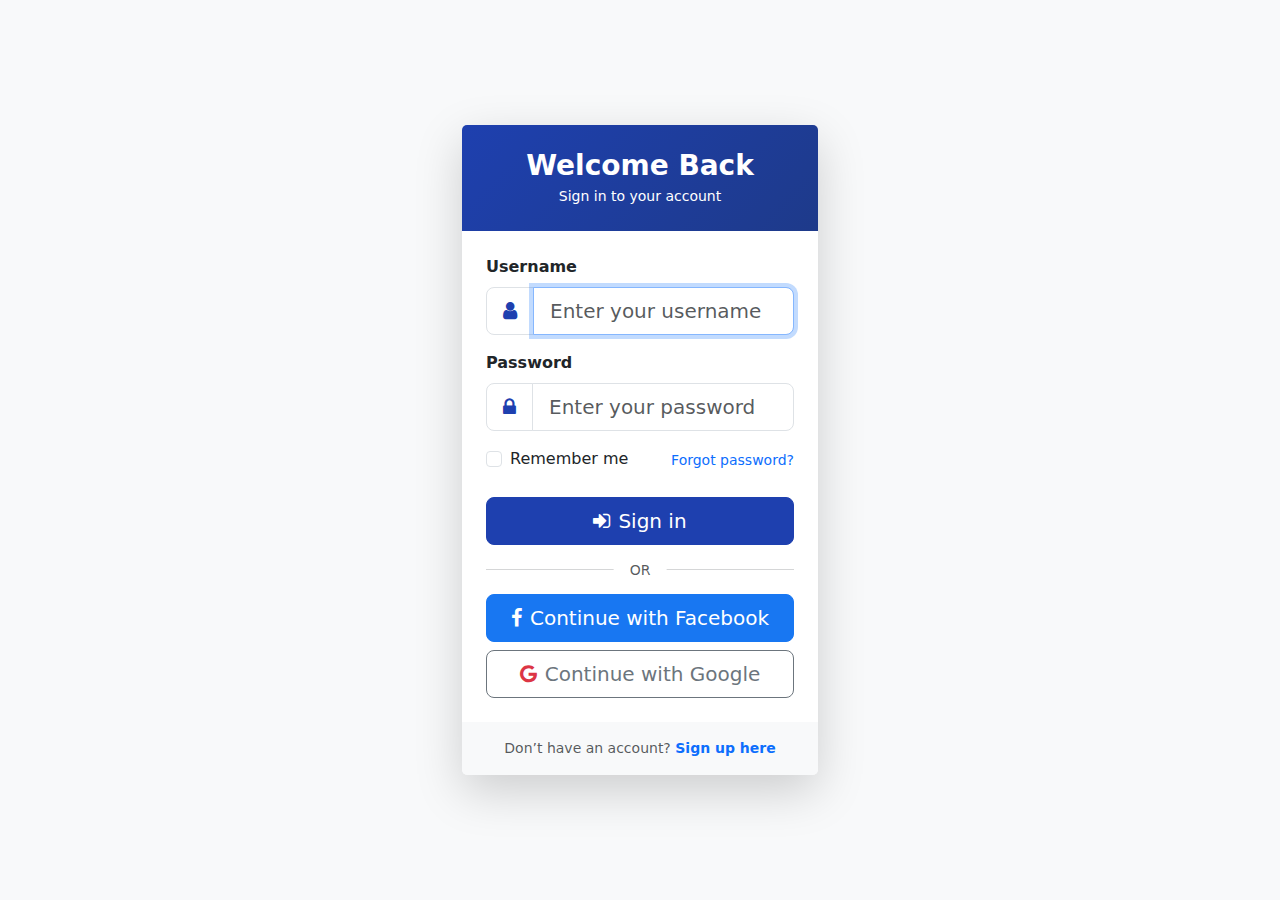
<file: perekupi-main/src/main/resources/templates/users/login.html>
<!DOCTYPE html>
<html lang="en">
  <head>
    <meta charset="utf-8" />
    <meta name="viewport" content="width=device-width, initial-scale=1" />
    <title>Login Page</title>

    <link
      href="https://cdn.jsdelivr.net/npm/bootstrap@5.3.2/dist/css/bootstrap.min.css"
      rel="stylesheet"
    />

    <link
      rel="stylesheet"
      href="https://cdnjs.cloudflare.com/ajax/libs/font-awesome/4.7.0/css/font-awesome.min.css"
    />

    <style>
      :root {
        --bs-primary: #1e40af;
        --bs-primary-rgb: 30, 64, 175;
      }
      .btn-primary {
        --bs-btn-bg: #1e40af;
        --bs-btn-border-color: #1e40af;
        --bs-btn-hover-bg: #1e3a8a;
        --bs-btn-hover-border-color: #1e3a8a;
      }
      .btn-outline-primary {
        --bs-btn-color: #1e40af;
        --bs-btn-border-color: #1e40af;
        --bs-btn-hover-bg: #1e40af;
        --bs-btn-hover-border-color: #1e40af;
      }
      .form-check-input:checked {
        background-color: #1e40af;
        border-color: #1e40af;
      }
      .bg-primary-gradient {
        background: linear-gradient(135deg, #1e40af 0%, #1e3a8a 100%);
      }
    </style>
  </head>
  <body class="bg-light">
    <div class="container">
      <div
        class="row justify-content-center align-items-center min-vh-100 py-5"
      >
        <div class="col-12 col-sm-10 col-md-8 col-lg-5 col-xl-4">
          <div class="card shadow-lg border-0">
            <div
              class="card-header bg-primary-gradient text-white text-center py-4 border-0"
            >
              <h1 class="h3 mb-1 fw-bold">Welcome Back</h1>
              <p class="mb-0 small">Sign in to your account</p>
            </div>

            <div class="card-body p-4">
              <form method="post" action="/login">
                <div class="mb-3">
                  <label for="name" class="form-label fw-semibold"
                    >Username</label
                  >
                  <div class="input-group input-group-lg">
                    <span class="input-group-text bg-white">
                      <i class="fa fa-user text-primary"></i>
                    </span>
                    <input
                      type="text"
                      id="name"
                      name="name"
                      class="form-control"
                      placeholder="Enter your username"
                      required
                      autofocus
                    />
                  </div>
                </div>

                <div class="mb-3">
                  <label for="password" class="form-label fw-semibold"
                    >Password</label
                  >
                  <div class="input-group input-group-lg">
                    <span class="input-group-text bg-white">
                      <i class="fa fa-lock text-primary"></i>
                    </span>
                    <input
                      type="password"
                      id="password"
                      name="password"
                      class="form-control"
                      placeholder="Enter your password"
                      required
                    />
                  </div>
                </div>

                <div
                  class="d-flex justify-content-between align-items-center mb-4"
                >
                  <div class="form-check">
                    <input
                      class="form-check-input"
                      type="checkbox"
                      id="remember"
                      name="remember"
                    />
                    <label class="form-check-label" for="remember"
                      >Remember me</label
                    >
                  </div>
                  <a href="#" class="text-decoration-none small"
                    >Forgot password?</a
                  >
                </div>

                <div class="d-grid">
                  <button class="btn btn-primary btn-lg" type="submit">
                    <i class="fa fa-sign-in me-2"></i>Sign in
                  </button>
                </div>

                <div class="position-relative my-4">
                  <hr class="text-muted" />
                  <span
                    class="position-absolute top-50 start-50 translate-middle bg-white px-3 text-muted small"
                  >
                    OR
                  </span>
                </div>

                <div class="d-grid gap-2">
                  <a
                    class="btn btn-primary btn-lg d-flex align-items-center justify-content-center"
                    style="background-color: #1877f2; border-color: #1877f2"
                  >
                    <i class="fa fa-facebook-f me-2"></i> Continue with Facebook
                  </a>

                  <a
                    class="btn btn-outline-secondary btn-lg d-flex align-items-center justify-content-center"
                  >
                    <i class="fa fa-google me-2 text-danger"></i> Continue with
                    Google
                  </a>
                </div>
              </form>
            </div>

            <div class="card-footer text-center py-3 bg-light border-0">
              <p class="mb-0 text-muted small">
                Don’t have an account?
                <a href="/register" class="text-decoration-none fw-semibold"
                  >Sign up here</a
                >
              </p>
            </div>
          </div>
        </div>
      </div>
    </div>

    <script src="https://cdn.jsdelivr.net/npm/bootstrap@5.3.2/dist/js/bootstrap.bundle.min.js"></script>
  </body>
</html>
</file>
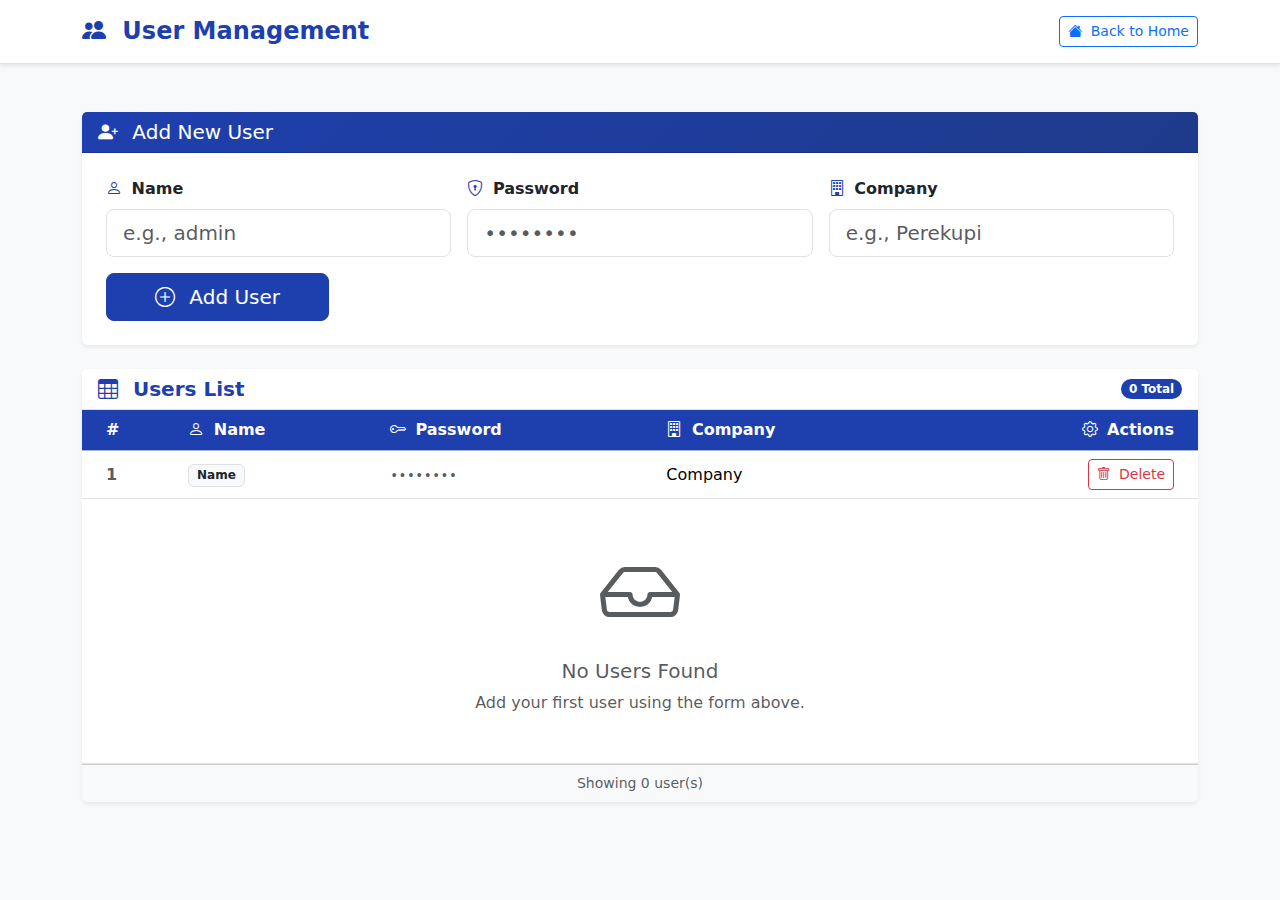
<file: perekupi-main/src/main/resources/templates/users/showAll.html>
<!DOCTYPE html>
<html lang="en" xmlns:th="http://www.thymeleaf.org">
  <head>
    <meta charset="utf-8" />
    <meta name="viewport" content="width=device-width, initial-scale=1" />
    <title>User Management - Perekupi.lv</title>

    <!--Bootstrap CSS-->
    <link
      href="https://cdn.jsdelivr.net/npm/bootstrap@5.3.2/dist/css/bootstrap.min.css"
      rel="stylesheet"
    />

    <!--Bootstrap Icons-->
    <link
      rel="stylesheet"
      href="https://cdn.jsdelivr.net/npm/bootstrap-icons@1.11.1/font/bootstrap-icons.css"
    />

    <!--Some Custom CSS - Midnight Navy Theme-->
    <style>
      :root {
        --bs-primary: #1e40af;
        --bs-primary-rgb: 30, 64, 175;
      }
      .btn-primary {
        --bs-btn-bg: #1e40af;
        --bs-btn-border-color: #1e40af;
        --bs-btn-hover-bg: #1e3a8a;
        --bs-btn-hover-border-color: #1e3a8a;
      }
      .table-primary {
        --bs-table-bg: #1e40af;
        --bs-table-color: #fff;
      }
      .bg-primary-gradient {
        background: linear-gradient(135deg, #1e40af 0%, #1e3a8a 100%);
      }
    </style>
  </head>
  <body class="bg-light">
    <!-- Header -->
    <header class="bg-white border-bottom shadow-sm mb-4">
      <div class="container py-3">
        <div class="d-flex justify-content-between align-items-center">
          <h1 class="h4 mb-0 text-primary fw-bold">
            <i class="bi bi-people-fill me-2"></i>
            User Management
          </h1>
          <a href="/" class="btn btn-outline-primary btn-sm">
            <i class="bi bi-house-fill me-1"></i>
            Back to Home
          </a>
        </div>
      </div>
    </header>

    <div class="container py-4">
      <!-- Add User Card -->
      <div class="card shadow-sm border-0 mb-4">
        <div class="card-header bg-primary-gradient text-white">
          <h5 class="mb-0">
            <i class="bi bi-person-plus-fill me-2"></i>
            Add New User
          </h5>
        </div>
        <div class="card-body p-4">
          <form th:action="@{/users/add}" method="post" class="row g-3">
            <!-- Name Input -->
            <div class="col-md-4">
              <label for="name" class="form-label fw-semibold">
                <i class="bi bi-person text-primary me-1"></i>
                Name
              </label>
              <input
                id="name"
                name="name"
                type="text"
                class="form-control form-control-lg"
                placeholder="e.g., admin"
                required
              />
            </div>

            <!-- Password Input -->
            <div class="col-md-4">
              <label for="password" class="form-label fw-semibold">
                <i class="bi bi-shield-lock text-primary me-1"></i>
                Password
              </label>
              <input
                id="password"
                name="password"
                type="password"
                class="form-control form-control-lg"
                placeholder="••••••••"
                required
                autocomplete="new-password"
              />
            </div>

            <!-- Company Input -->
            <div class="col-md-4">
              <label for="company" class="form-label fw-semibold">
                <i class="bi bi-building text-primary me-1"></i>
                Company
              </label>
              <input
                id="company"
                name="company"
                type="text"
                class="form-control form-control-lg"
                placeholder="e.g., Perekupi"
              />
            </div>

            <!-- CSRF Token -->
            <input
              type="hidden"
              th:if="${_csrf != null}"
              th:name="${_csrf.parameterName}"
              th:value="${_csrf.token}"
            />

            <!-- Submit Button -->
            <div class="col-12">
              <button type="submit" class="btn btn-primary btn-lg px-5">
                <i class="bi bi-plus-circle me-2"></i>
                Add User
              </button>
            </div>
          </form>
        </div>
      </div>

      <!-- Users Table Card -->
      <div class="card shadow-sm border-0">
        <div class="card-header bg-white border-bottom">
          <div class="d-flex justify-content-between align-items-center">
            <h5 class="mb-0 text-primary fw-bold">
              <i class="bi bi-table me-2"></i>
              Users List
            </h5>
            <span
              class="badge bg-primary rounded-pill"
              th:text="${#lists.size(us)} + ' Total'"
              >0 Total</span
            >
          </div>
        </div>
        <div class="card-body p-0">
          <div class="table-responsive">
            <table class="table table-hover align-middle mb-0">
              <thead class="table-primary">
                <tr>
                  <th scope="col" class="ps-4">#</th>
                  <th scope="col">
                    <i class="bi bi-person me-1"></i>
                    Name
                  </th>
                  <th scope="col">
                    <i class="bi bi-key me-1"></i>
                    Password
                  </th>
                  <th scope="col">
                    <i class="bi bi-building me-1"></i>
                    Company
                  </th>
                  <th scope="col" class="text-end pe-4">
                    <i class="bi bi-gear me-1"></i>
                    Actions
                  </th>
                </tr>
              </thead>
              <tbody>
                <tr th:each="user, stat : ${us}">
                  <td
                    class="ps-4 fw-semibold text-muted"
                    th:text="${stat.index + 1}"
                  >
                    1
                  </td>
                  <td>
                    <span
                      class="badge bg-light text-dark border"
                      th:text="${user.name}"
                      >Name</span
                    >
                  </td>
                  <td>
                    <span
                      class="font-monospace text-muted small"
                      th:text="${user.password}"
                      >••••••••</span
                    >
                  </td>
                  <td th:text="${user.company}">Company</td>
                  <td class="text-end pe-4">
                    <form
                      th:action="@{/users/delete-by-name}"
                      method="post"
                      class="d-inline"
                    >
                      <input
                        type="hidden"
                        name="name"
                        th:value="${user.name}"
                      />
                      <input
                        type="hidden"
                        th:if="${_csrf}"
                        th:name="${_csrf.parameterName}"
                        th:value="${_csrf.token}"
                      />
                      <button
                        type="submit"
                        class="btn btn-sm btn-outline-danger"
                        onclick="return confirm('Delete ALL users named \'' + /*[[${user.name}]]*/'User' + '\'?');"
                      >
                        <i class="bi bi-trash me-1"></i>
                        Delete
                      </button>
                    </form>
                  </td>
                </tr>

                <!-- Empty State -->
                <tr th:if="${#lists.isEmpty(us)}">
                  <td colspan="5" class="text-center py-5">
                    <div class="text-muted">
                      <i class="bi bi-inbox display-1 d-block mb-3"></i>
                      <h5>No Users Found</h5>
                      <p class="mb-0">
                        Add your first user using the form above.
                      </p>
                    </div>
                  </td>
                </tr>
              </tbody>
            </table>
          </div>
        </div>

        <!-- Table Footer with Count -->
        <div
          class="card-footer bg-light text-muted text-center small"
          th:if="${!#lists.isEmpty(us)}"
        >
          Showing <span th:text="${#lists.size(us)}">0</span> user(s)
        </div>
      </div>
    </div>

    <!-- Toast Notification -->
    <div class="toast-container position-fixed top-0 end-0 p-3">
      <div
        id="successToast"
        class="toast align-items-center text-bg-success border-0"
        role="alert"
        aria-live="assertive"
        aria-atomic="true"
      >
        <div class="d-flex">
          <div class="toast-body">
            <i class="bi bi-check-circle-fill me-2"></i>
            <strong>Success!</strong> User added successfully.
          </div>
          <button
            type="button"
            class="btn-close btn-close-white me-2 m-auto"
            data-bs-dismiss="toast"
            aria-label="Close"
          ></button>
        </div>
      </div>
    </div>

    <!-- Bootstrap JS -->
    <script src="https://cdn.jsdelivr.net/npm/bootstrap@5.3.2/dist/js/bootstrap.bundle.min.js"></script>

    <!-- Toast Notification Script -->
    <script>
      // Show toast on successful user addition
      window.addEventListener("DOMContentLoaded", function () {
        const urlParams = new URLSearchParams(window.location.search);
        if (urlParams.get("saved") === "1") {
          const toastEl = document.getElementById("successToast");
          const toast = new bootstrap.Toast(toastEl);
          toast.show();
        }
      });

      // Highlight newly added row (last row)
      document.addEventListener("DOMContentLoaded", function () {
        const urlParams = new URLSearchParams(window.location.search);
        if (urlParams.get("saved") === "1") {
          const tableRows = document.querySelectorAll("tbody tr");
          if (tableRows.length > 0) {
            const lastRow = tableRows[tableRows.length - 1];
            if (!lastRow.querySelector("td[colspan]")) {
              // Not the empty state row
              lastRow.classList.add("table-success");
              setTimeout(function () {
                lastRow.classList.remove("table-success");
              }, 2000);
            }
          }
        }
      });
    </script>
  </body>
</html>
</file>
